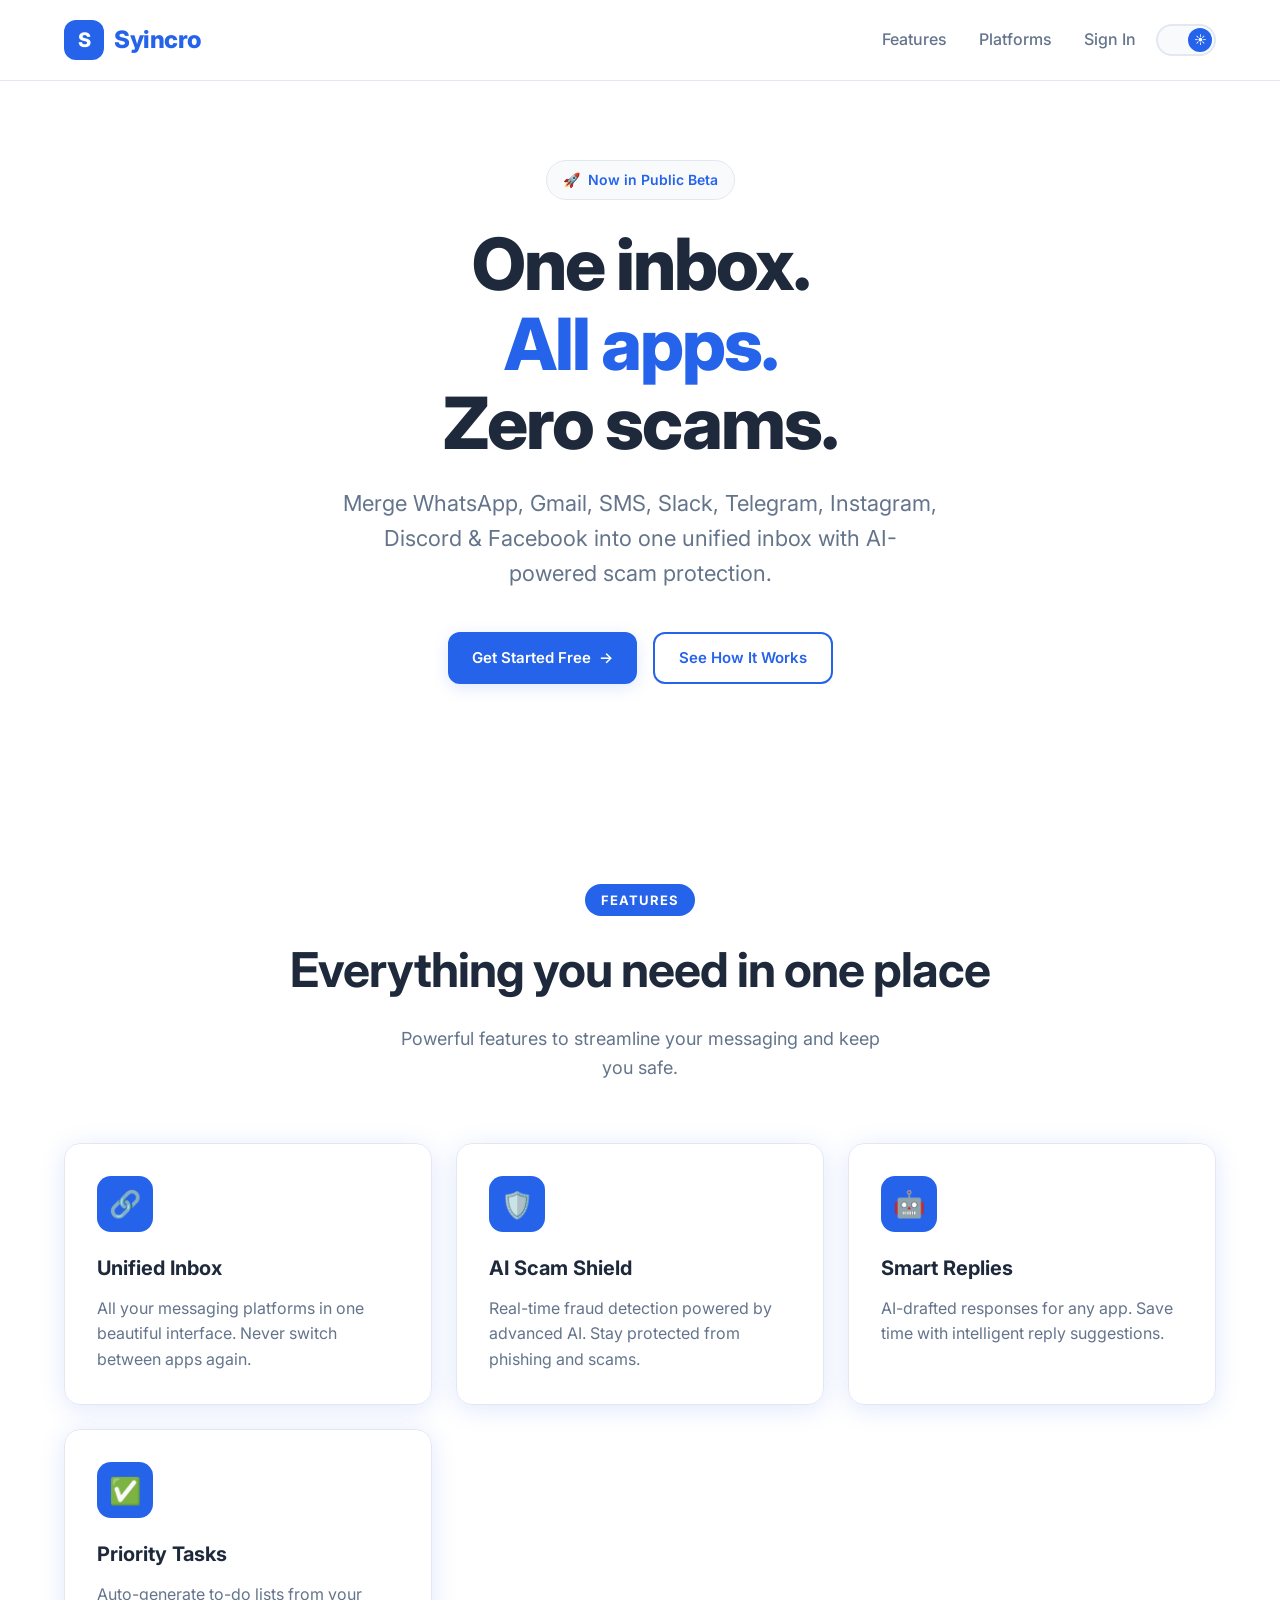
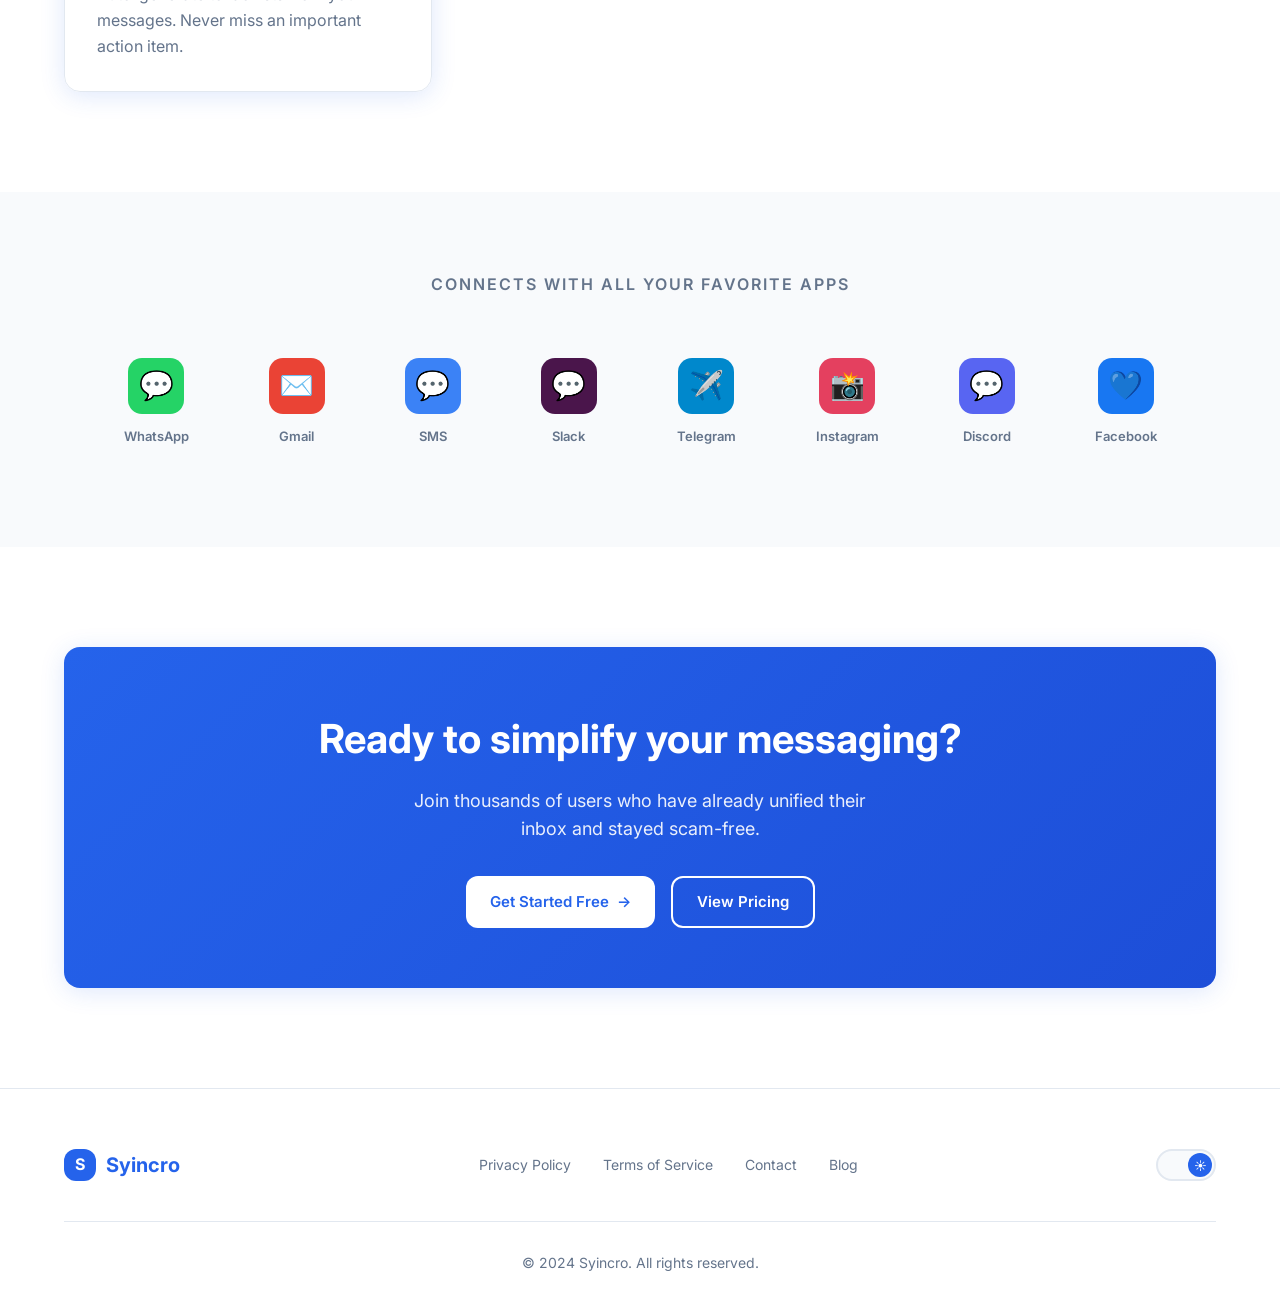
<file: index.html>
<!DOCTYPE html>
<html lang="en">
<head>
  <meta charset="UTF-8">
  <meta name="viewport" content="width=device-width, initial-scale=1.0">
  <title>Syincro - One Inbox. All Apps. Zero Scams.</title>
  <meta name="description" content="Unified safe inbox that merges WhatsApp, Gmail, SMS, Slack, Telegram, Instagram, Discord, Facebook with AI scam protection.">
  
  <!-- SEO Meta Tags -->
  <meta name="keywords" content="unified inbox, messaging, AI scam protection, WhatsApp, Gmail, Slack, Telegram">
  <meta name="author" content="Syincro">
  
  <!-- Open Graph -->
  <meta property="og:title" content="Syincro - One Inbox. All Apps. Zero Scams.">
  <meta property="og:description" content="Unified safe inbox with AI scam protection for all your messaging platforms.">
  <meta property="og:type" content="website">
  
  <!-- Fonts -->
  <link rel="preconnect" href="https://fonts.googleapis.com">
  <link rel="preconnect" href="https://fonts.gstatic.com" crossorigin>
  <link href="https://fonts.googleapis.com/css2?family=Inter:wght@400;500;600;700;800&display=swap" rel="stylesheet">
  
  <!-- Styles -->
  <link rel="stylesheet" href="css/shared.css">
  <link rel="stylesheet" href="css/landing.css">
</head>
<body>
  <!-- Particles Background -->
  <div class="particles-container"></div>

  <!-- Landing Page -->
  <div class="landing-page">
    <!-- Header -->
    <header class="landing-header">
      <div class="container">
        <a href="index.html" class="logo">
          <div class="logo-icon">S</div>
          Syincro
        </a>
        <div class="header-actions">
          <nav class="nav-links">
            <a href="#features">Features</a>
            <a href="#platforms">Platforms</a>
            <a href="auth.html">Sign In</a>
          </nav>
          <div class="theme-toggle" data-active="iconic" title="Toggle theme (Light → Iconic → Dark)">
            <div class="theme-toggle-slider">
              <span class="theme-icon">☀</span>
            </div>
          </div>
        </div>
      </div>
    </header>

    <!-- Hero Section -->
    <section class="hero-section">
      <div class="container">
        <div class="hero-badge animate-fade-in stagger-1">
          <span>🚀</span> Now in Public Beta
        </div>
        <h1 class="hero-title animate-fade-in stagger-2">
          One inbox.<br>
          <span>All apps.</span><br>
          Zero scams.
        </h1>
        <p class="hero-subtitle animate-fade-in stagger-3">
          Merge WhatsApp, Gmail, SMS, Slack, Telegram, Instagram, Discord & Facebook 
          into one unified inbox with AI-powered scam protection.
        </p>
        <div class="hero-cta animate-fade-in stagger-4">
          <a href="auth.html" class="btn btn-primary">
            Get Started Free
            <span>→</span>
          </a>
          <a href="#how-it-works" class="btn btn-secondary">
            See How It Works
          </a>
        </div>
      </div>
    </section>

    <!-- Features Section -->
    <section id="features" class="features-section">
      <div class="container">
        <div class="section-header">
          <span class="section-label">Features</span>
          <h2 class="section-title">Everything you need in one place</h2>
          <p class="section-subtitle">Powerful features to streamline your messaging and keep you safe.</p>
        </div>
        <div class="features-grid">
          <div class="feature-card glass-card stagger-1">
            <div class="feature-icon">🔗</div>
            <h3 class="feature-title">Unified Inbox</h3>
            <p class="feature-description">All your messaging platforms in one beautiful interface. Never switch between apps again.</p>
          </div>
          <div class="feature-card glass-card stagger-2">
            <div class="feature-icon">🛡️</div>
            <h3 class="feature-title">AI Scam Shield</h3>
            <p class="feature-description">Real-time fraud detection powered by advanced AI. Stay protected from phishing and scams.</p>
          </div>
          <div class="feature-card glass-card stagger-3">
            <div class="feature-icon">🤖</div>
            <h3 class="feature-title">Smart Replies</h3>
            <p class="feature-description">AI-drafted responses for any app. Save time with intelligent reply suggestions.</p>
          </div>
          <div class="feature-card glass-card stagger-4">
            <div class="feature-icon">✅</div>
            <h3 class="feature-title">Priority Tasks</h3>
            <p class="feature-description">Auto-generate to-do lists from your messages. Never miss an important action item.</p>
          </div>
        </div>
      </div>
    </section>

    <!-- Platforms Section -->
    <section id="platforms" class="platforms-section">
      <div class="container">
        <h3 class="platforms-title">Connects with all your favorite apps</h3>
        <div class="platforms-row">
          <div class="platform-item stagger-1">
            <div class="platform-logo whatsapp">💬</div>
            <span class="platform-name">WhatsApp</span>
          </div>
          <div class="platform-item stagger-2">
            <div class="platform-logo gmail">✉️</div>
            <span class="platform-name">Gmail</span>
          </div>
          <div class="platform-item stagger-3">
            <div class="platform-logo sms">💬</div>
            <span class="platform-name">SMS</span>
          </div>
          <div class="platform-item stagger-4">
            <div class="platform-logo slack">💬</div>
            <span class="platform-name">Slack</span>
          </div>
          <div class="platform-item stagger-5">
            <div class="platform-logo telegram">✈️</div>
            <span class="platform-name">Telegram</span>
          </div>
          <div class="platform-item stagger-1">
            <div class="platform-logo instagram">📸</div>
            <span class="platform-name">Instagram</span>
          </div>
          <div class="platform-item stagger-2">
            <div class="platform-logo discord">💬</div>
            <span class="platform-name">Discord</span>
          </div>
          <div class="platform-item stagger-3">
            <div class="platform-logo facebook">💙</div>
            <span class="platform-name">Facebook</span>
          </div>
        </div>
      </div>
    </section>

    <!-- CTA Section -->
    <section id="how-it-works" class="cta-section">
      <div class="container">
        <div class="cta-card glass-card">
          <h2 class="cta-title">Ready to simplify your messaging?</h2>
          <p class="cta-subtitle">Join thousands of users who have already unified their inbox and stayed scam-free.</p>
          <div class="cta-buttons">
            <a href="auth.html" class="btn btn-white">
              Get Started Free
              <span>→</span>
            </a>
            <a href="#" class="btn btn-outline-white">
              View Pricing
            </a>
          </div>
        </div>
      </div>
    </section>

    <!-- Footer -->
    <footer class="landing-footer">
      <div class="container">
        <div class="footer-content">
          <div class="footer-logo">
            <div class="logo-icon" style="width: 32px; height: 32px; font-size: 16px;">S</div>
            Syincro
          </div>
          <div class="footer-links">
            <a href="#">Privacy Policy</a>
            <a href="#">Terms of Service</a>
            <a href="#">Contact</a>
            <a href="#">Blog</a>
          </div>
          <div class="theme-toggle" data-active="iconic" title="Toggle theme">
            <div class="theme-toggle-slider">
              <span class="theme-icon">☀</span>
            </div>
          </div>
        </div>
        <div class="footer-bottom">
          © 2024 Syincro. All rights reserved.
        </div>
      </div>
    </footer>
  </div>

  <!-- Toast Container -->
  <div class="toast-container"></div>

  <!-- Scripts -->
  <script src="js/shared.js"></script>
  <script>
    // Initialize particles
    document.addEventListener('DOMContentLoaded', () => {
      new window.SyincroUtils.ParticleManager('.particles-container');
      
      // Stagger animate elements
      const staggerElements = document.querySelectorAll('.stagger-1, .stagger-2, .stagger-3, .stagger-4, .stagger-5');
      staggerElements.forEach((el, index) => {
        el.style.opacity = '0';
        setTimeout(() => {
          el.style.transition = 'opacity 0.5s ease, transform 0.5s ease';
          el.style.opacity = '1';
        }, 100 + (index % 5) * 100);
      });
    });
  </script>
</body>
</html>
</file>
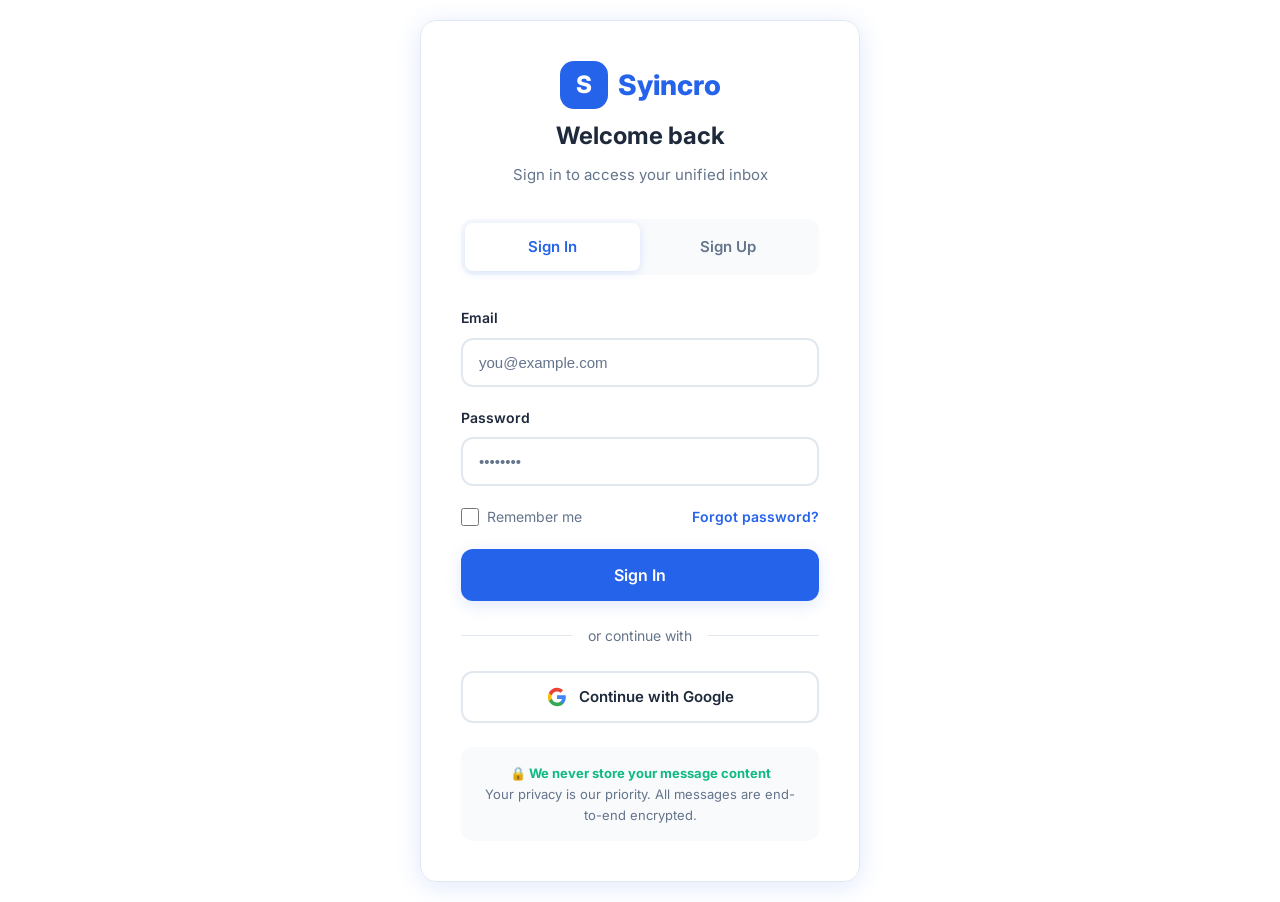
<file: auth.html>
<!DOCTYPE html>
<html lang="en">
<head>
  <meta charset="UTF-8">
  <meta name="viewport" content="width=device-width, initial-scale=1.0">
  <title>Syincro - Sign In</title>
  <meta name="description" content="Sign in to your Syincro unified inbox account.">
  
  <!-- Fonts -->
  <link rel="preconnect" href="https://fonts.googleapis.com">
  <link rel="preconnect" href="https://fonts.gstatic.com" crossorigin>
  <link href="https://fonts.googleapis.com/css2?family=Inter:wght@400;500;600;700;800&display=swap" rel="stylesheet">
  
  <!-- Styles -->
  <link rel="stylesheet" href="css/shared.css">
  <link rel="stylesheet" href="css/auth.css">
</head>
<body>
  <!-- Particles Background -->
  <div class="particles-container"></div>

  <!-- Auth Page -->
  <div class="auth-page">
    <div class="auth-container">
      <div class="auth-card glass-card">
        <!-- Header -->
        <div class="auth-header">
          <a href="index.html" class="auth-logo">
            <div class="auth-logo-icon">S</div>
            Syincro
          </a>
          <h1 class="auth-title">Welcome back</h1>
          <p class="auth-subtitle">Sign in to access your unified inbox</p>
        </div>

        <!-- Tab Switcher -->
        <div class="auth-tabs">
          <div class="tab-indicator" data-tab="login"></div>
          <div class="auth-tab active" data-tab="login">Sign In</div>
          <div class="auth-tab" data-tab="signup">Sign Up</div>
        </div>

        <!-- Login Form -->
        <form class="auth-form form-section active" id="login-form">
          <div class="form-group">
            <label class="form-label" for="login-email">Email</label>
            <input 
              type="email" 
              id="login-email" 
              class="form-input" 
              placeholder="you@example.com"
              required
            >
          </div>
          <div class="form-group">
            <label class="form-label" for="login-password">Password</label>
            <input 
              type="password" 
              id="login-password" 
              class="form-input" 
              placeholder="••••••••"
              required
            >
          </div>
          <div class="form-options">
            <label class="remember-me">
              <input type="checkbox">
              Remember me
            </label>
            <a href="#" class="forgot-link" onclick="showForgotModal(); return false;">Forgot password?</a>
          </div>
          <button type="submit" class="btn btn-primary btn-full">
            Sign In
          </button>
        </form>

        <!-- Signup Form -->
        <form class="auth-form form-section" id="signup-form">
          <div class="form-group">
            <label class="form-label" for="signup-name">Full Name</label>
            <input 
              type="text" 
              id="signup-name" 
              class="form-input" 
              placeholder="John Doe"
              required
            >
          </div>
          <div class="form-group">
            <label class="form-label" for="signup-email">Email</label>
            <input 
              type="email" 
              id="signup-email" 
              class="form-input" 
              placeholder="you@example.com"
              required
            >
          </div>
          <div class="form-group">
            <label class="form-label" for="signup-password">Password</label>
            <input 
              type="password" 
              id="signup-password" 
              class="form-input" 
              placeholder="••••••••"
              minlength="8"
              required
            >
          </div>
          <button type="submit" class="btn btn-primary btn-full">
            Create Account
          </button>
        </form>

        <!-- Divider -->
        <div class="auth-divider">or continue with</div>

        <!-- Google Sign-In -->
        <button class="google-btn" onclick="handleGoogleSignIn()">
          <svg class="google-icon" viewBox="0 0 24 24">
            <path fill="#4285F4" d="M22.56 12.25c0-.78-.07-1.53-.2-2.25H12v4.26h5.92c-.26 1.37-1.04 2.53-2.21 3.31v2.77h3.57c2.08-1.92 3.28-4.74 3.28-8.09z"/>
            <path fill="#34A853" d="M12 23c2.97 0 5.46-.98 7.28-2.66l-3.57-2.77c-.98.66-2.23 1.06-3.71 1.06-2.86 0-5.29-1.93-6.16-4.53H2.18v2.84C3.99 20.53 7.7 23 12 23z"/>
            <path fill="#FBBC05" d="M5.84 14.09c-.22-.66-.35-1.36-.35-2.09s.13-1.43.35-2.09V7.07H2.18C1.43 8.55 1 10.22 1 12s.43 3.45 1.18 4.93l2.85-2.22.81-.62z"/>
            <path fill="#EA4335" d="M12 5.38c1.62 0 3.06.56 4.21 1.64l3.15-3.15C17.45 2.09 14.97 1 12 1 7.7 1 3.99 3.47 2.18 7.07l3.66 2.84c.87-2.6 3.3-4.53 6.16-4.53z"/>
          </svg>
          Continue with Google
        </button>

        <!-- Privacy Note -->
        <div class="privacy-note">
          <strong>🔒 We never store your message content</strong><br>
          Your privacy is our priority. All messages are end-to-end encrypted.
        </div>
      </div>
    </div>
  </div>

  <!-- Toast Container -->
  <div class="toast-container"></div>

  <!-- Scripts -->
  <script src="js/shared.js"></script>
  <script src="js/auth.js"></script>
</body>
</html>
</file>
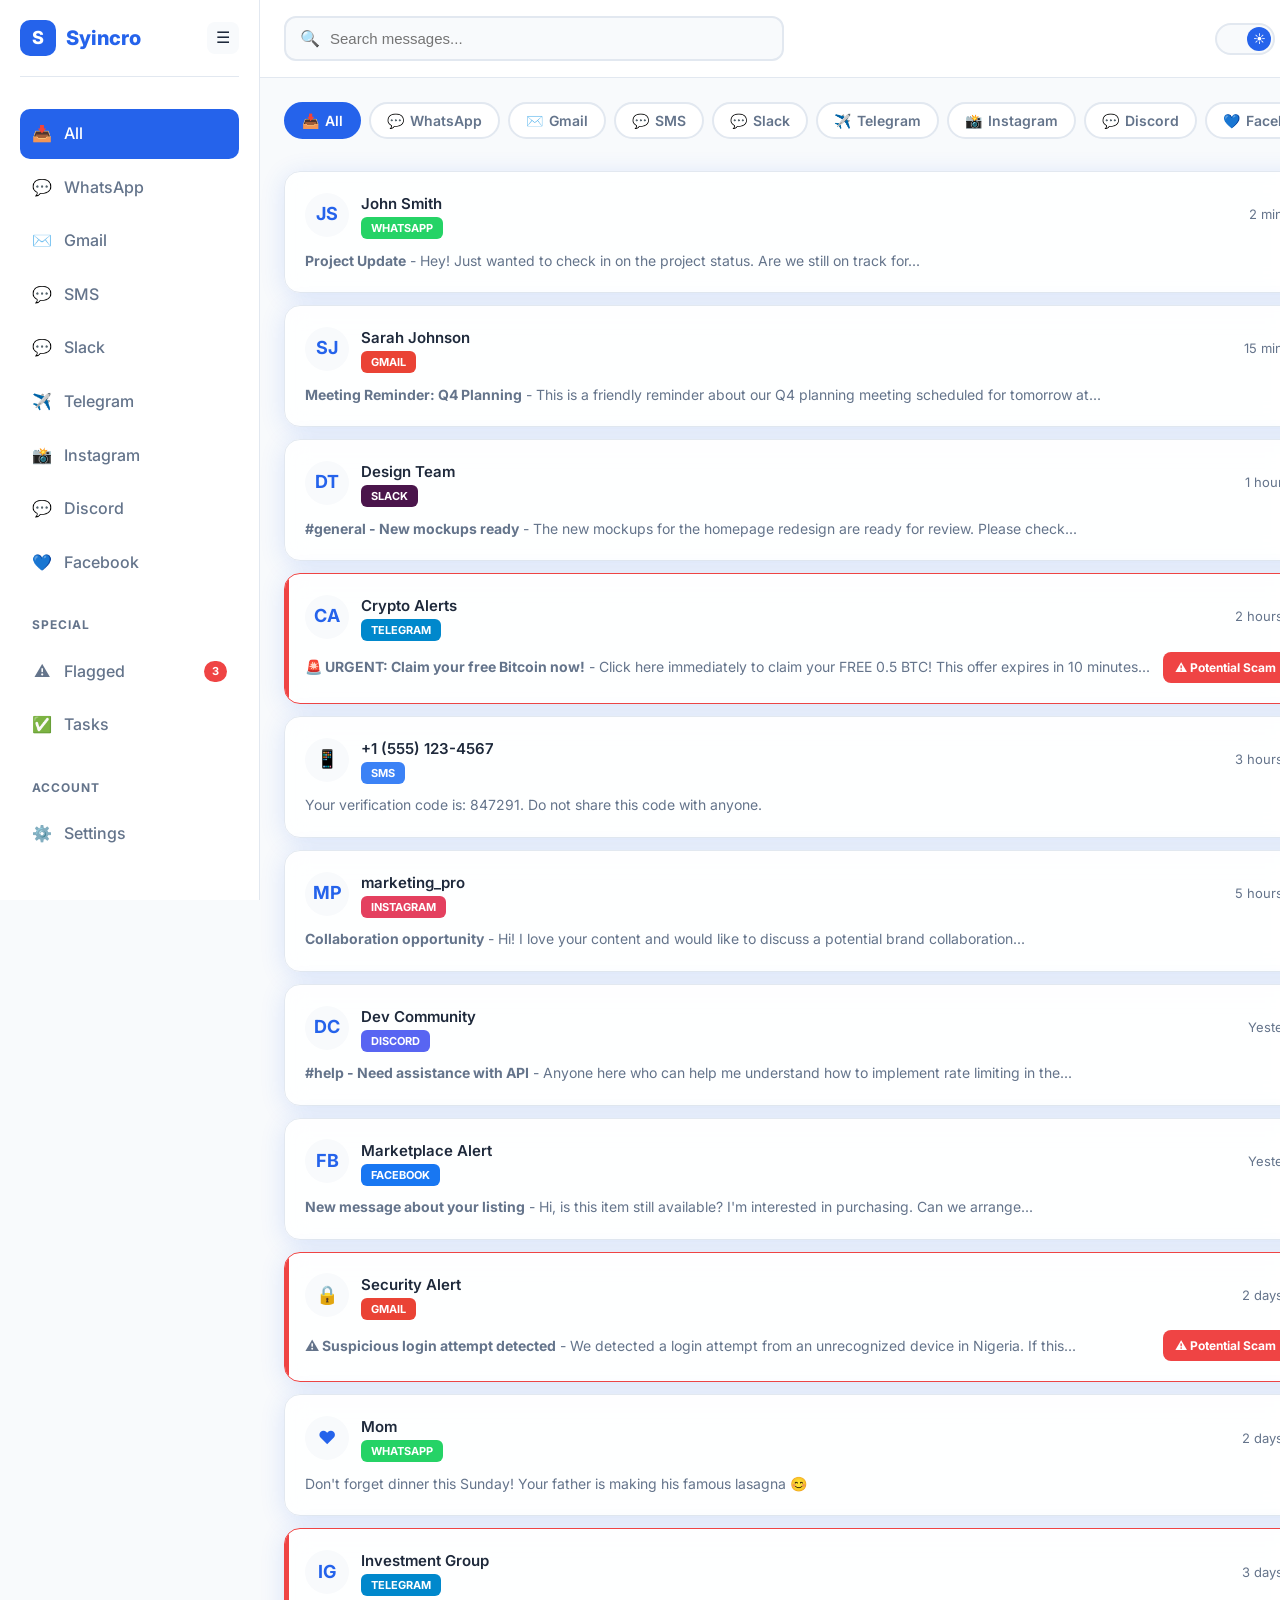
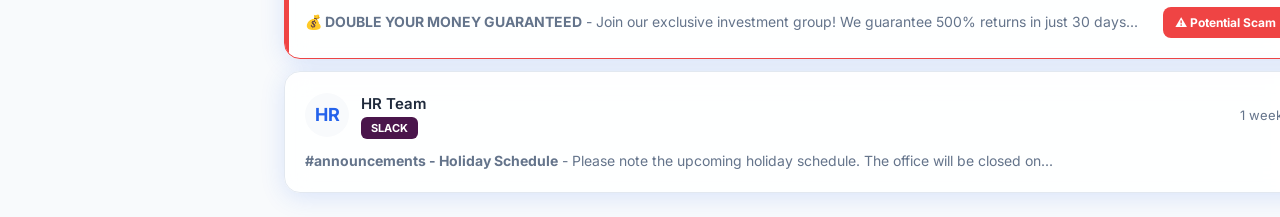
<file: dashboard.html>
<!DOCTYPE html>
<html lang="en">
<head>
  <meta charset="UTF-8">
  <meta name="viewport" content="width=device-width, initial-scale=1.0">
  <title>Syincro Dashboard - Unified Inbox</title>
  <meta name="description" content="Your unified inbox for all messaging platforms.">
  
  <!-- Fonts -->
  <link rel="preconnect" href="https://fonts.googleapis.com">
  <link rel="preconnect" href="https://fonts.gstatic.com" crossorigin>
  <link href="https://fonts.googleapis.com/css2?family=Inter:wght@400;500;600;700;800&display=swap" rel="stylesheet">
  
  <!-- Styles -->
  <link rel="stylesheet" href="css/shared.css">
  <link rel="stylesheet" href="css/dashboard.css">
</head>
<body>
  <!-- Dashboard Page -->
  <div class="dashboard-page">
    <!-- Sidebar -->
    <aside class="sidebar" id="sidebar">
      <div class="sidebar-header">
        <a href="index.html" class="sidebar-logo">
          <div class="sidebar-logo-icon">S</div>
          Syincro
        </a>
        <div class="sidebar-toggle" id="sidebarToggle" title="Toggle sidebar">
          <span>☰</span>
        </div>
      </div>

      <!-- Navigation -->
      <nav class="nav-section">
        <div class="nav-item active" data-filter="all">
          <span class="nav-item-icon">📥</span>
          <span>All</span>
        </div>
        <div class="nav-item" data-filter="whatsapp" data-platform="whatsapp">
          <span class="nav-item-icon">💬</span>
          <span>WhatsApp</span>
        </div>
        <div class="nav-item" data-filter="gmail" data-platform="gmail">
          <span class="nav-item-icon">✉️</span>
          <span>Gmail</span>
        </div>
        <div class="nav-item" data-filter="sms" data-platform="sms">
          <span class="nav-item-icon">💬</span>
          <span>SMS</span>
        </div>
        <div class="nav-item" data-filter="slack" data-platform="slack">
          <span class="nav-item-icon">💬</span>
          <span>Slack</span>
        </div>
        <div class="nav-item" data-filter="telegram" data-platform="telegram">
          <span class="nav-item-icon">✈️</span>
          <span>Telegram</span>
        </div>
        <div class="nav-item" data-filter="instagram" data-platform="instagram">
          <span class="nav-item-icon">📸</span>
          <span>Instagram</span>
        </div>
        <div class="nav-item" data-filter="discord" data-platform="discord">
          <span class="nav-item-icon">💬</span>
          <span>Discord</span>
        </div>
        <div class="nav-item" data-filter="facebook" data-platform="facebook">
          <span class="nav-item-icon">💙</span>
          <span>Facebook</span>
        </div>
      </nav>

      <nav class="nav-section">
        <h3 class="nav-section-title">Special</h3>
        <div class="nav-item" data-filter="flagged">
          <span class="nav-item-icon">⚠️</span>
          <span>Flagged</span>
          <span class="nav-item-badge">3</span>
        </div>
        <div class="nav-item" data-filter="tasks">
          <span class="nav-item-icon">✅</span>
          <span>Tasks</span>
        </div>
      </nav>

      <nav class="nav-section">
        <h3 class="nav-section-title">Account</h3>
        <div class="nav-item" data-filter="settings">
          <span class="nav-item-icon">⚙️</span>
          <span>Settings</span>
        </div>
      </nav>
    </aside>

    <!-- Main Content -->
    <main class="main-content" id="mainContent">
      <!-- Top Bar -->
      <header class="top-bar">
        <button class="mobile-menu-btn" id="mobileMenuBtn">
          <span>☰</span>
        </button>
        
        <div class="search-container">
          <span class="search-icon">🔍</span>
          <input 
            type="text" 
            class="search-input" 
            placeholder="Search messages..."
            id="searchInput"
          >
        </div>

        <div class="top-bar-actions">
          <div class="theme-toggle" data-active="iconic" title="Toggle theme (Light → Iconic → Dark)">
            <div class="theme-toggle-slider">
              <span class="theme-icon">☀</span>
            </div>
          </div>
          <div class="profile-avatar" title="Profile">JD</div>
        </div>
      </header>

      <!-- Inbox Container -->
      <div class="inbox-container">
        <!-- Filter Chips -->
        <div class="filter-chips">
          <button class="filter-chip active" data-filter="all">
            <span class="filter-chip-icon">📥</span>All
          </button>
          <button class="filter-chip" data-filter="whatsapp">
            <span class="filter-chip-icon">💬</span>WhatsApp
          </button>
          <button class="filter-chip" data-filter="gmail">
            <span class="filter-chip-icon">✉️</span>Gmail
          </button>
          <button class="filter-chip" data-filter="sms">
            <span class="filter-chip-icon">💬</span>SMS
          </button>
          <button class="filter-chip" data-filter="slack">
            <span class="filter-chip-icon">💬</span>Slack
          </button>
          <button class="filter-chip" data-filter="telegram">
            <span class="filter-chip-icon">✈️</span>Telegram
          </button>
          <button class="filter-chip" data-filter="instagram">
            <span class="filter-chip-icon">📸</span>Instagram
          </button>
          <button class="filter-chip" data-filter="discord">
            <span class="filter-chip-icon">💬</span>Discord
          </button>
          <button class="filter-chip" data-filter="facebook">
            <span class="filter-chip-icon">💙</span>Facebook
          </button>
        </div>

        <!-- Messages List -->
        <div class="messages-list" id="messagesList">
          <!-- Messages will be rendered by JS -->
        </div>
      </div>
    </main>
  </div>

  <!-- Toast Container -->
  <div class="toast-container"></div>

  <!-- Scripts -->
  <script src="js/shared.js"></script>
  <script src="js/dashboard.js"></script>
</body>
</html>
</file>
<file: css/shared.css>
/* ========================================
   SYINCRO - SHARED STYLES
   Theme System + Global Styles
======================================== */

:root {
  /* Iconic Theme (Default) */
  --bg-primary: #FFFFFF;
  --bg-secondary: #F8FAFC;
  --bg-glass: rgba(255, 255, 255, 0.85);
  --text-primary: #1E293B;
  --text-secondary: #64748B;
  --accent: #2563EB;
  --accent-hover: #1D4ED8;
  --border: #E2E8F0;
  --shadow: rgba(37, 99, 235, 0.15);
  --shadow-glow: rgba(37, 99, 235, 0.2);
  
  /* Platform Colors */
  --whatsapp: #25D366;
  --gmail: #EA4335;
  --sms: #3B82F6;
  --slack: #4A154B;
  --telegram: #0088CC;
  --instagram: #E4405F;
  --discord: #5865F2;
  --facebook: #1877F2;
  
  /* Scam/Warning */
  --scam: #EF4444;
  --safe: #10B981;
  
  /* Transitions */
  --transition-fast: 150ms ease;
  --transition-normal: 300ms ease;
  --transition-slow: 500ms ease;
}

[data-theme="light"] {
  --bg-primary: #F9FAFB;
  --bg-secondary: #F3F4F6;
  --bg-glass: rgba(249, 250, 251, 0.85);
  --text-primary: #111827;
  --text-secondary: #6B7280;
  --accent: #3B82F6;
  --accent-hover: #2563EB;
  --border: #D1D5DB;
  --shadow: rgba(59, 130, 246, 0.15);
  --shadow-glow: rgba(59, 130, 246, 0.2);
}

[data-theme="dark"] {
  --bg-primary: #121212;
  --bg-secondary: #1E1E1E;
  --bg-glass: rgba(30, 30, 30, 0.85);
  --text-primary: #FFFFFF;
  --text-secondary: #A1A1AA;
  --accent: #6366F1;
  --accent-hover: #4F46E5;
  --border: #3F3F46;
  --shadow: rgba(99, 102, 241, 0.2);
  --shadow-glow: rgba(99, 102, 241, 0.3);
}

* {
  margin: 0;
  padding: 0;
  box-sizing: border-box;
}

body {
  font-family: 'Inter', -apple-system, BlinkMacSystemFont, 'Segoe UI', Roboto, sans-serif;
  background-color: var(--bg-primary);
  color: var(--text-primary);
  line-height: 1.6;
  transition: background-color var(--transition-normal), color var(--transition-normal);
  overflow-x: hidden;
}

a {
  text-decoration: none;
  color: inherit;
}

button {
  cursor: pointer;
  border: none;
  outline: none;
  font-family: inherit;
}

/* ========================================
   UTILITY CLASSES
======================================== */

.container {
  max-width: 1200px;
  margin: 0 auto;
  padding: 0 24px;
}

.glass-card {
  background: var(--bg-glass);
  backdrop-filter: blur(12px);
  -webkit-backdrop-filter: blur(12px);
  border: 1px solid var(--border);
  border-radius: 16px;
  box-shadow: 0 4px 24px var(--shadow);
}

.btn {
  display: inline-flex;
  align-items: center;
  justify-content: center;
  gap: 8px;
  padding: 12px 24px;
  border-radius: 12px;
  font-weight: 600;
  font-size: 15px;
  transition: all var(--transition-fast);
}

.btn:hover {
  transform: scale(1.03);
}

.btn-primary {
  background: var(--accent);
  color: white;
  box-shadow: 0 4px 16px var(--shadow);
}

.btn-primary:hover {
  background: var(--accent-hover);
  box-shadow: 0 6px 24px var(--shadow-glow);
}

.btn-secondary {
  background: transparent;
  color: var(--accent);
  border: 2px solid var(--accent);
}

.btn-secondary:hover {
  background: var(--accent);
  color: white;
}

.btn-ghost {
  background: transparent;
  color: var(--text-secondary);
}

.btn-ghost:hover {
  background: var(--bg-secondary);
  color: var(--text-primary);
}

/* ========================================
   ANIMATIONS
======================================== */

@keyframes fadeIn {
  from { opacity: 0; }
  to { opacity: 1; }
}

@keyframes slideUp {
  from { 
    opacity: 0;
    transform: translateY(20px);
  }
  to { 
    opacity: 1;
    transform: translateY(0);
  }
}

@keyframes slideDown {
  from { 
    opacity: 0;
    transform: translateY(-20px);
  }
  to { 
    opacity: 1;
    transform: translateY(0);
  }
}

@keyframes float {
  0%, 100% { transform: translateY(0); }
  50% { transform: translateY(-10px); }
}

@keyframes pulse {
  0%, 100% { opacity: 1; }
  50% { opacity: 0.6; }
}

@keyframes particleFloat {
  0% {
    transform: translateY(0) translateX(0);
    opacity: 0;
  }
  10% {
    opacity: 1;
  }
  90% {
    opacity: 1;
  }
  100% {
    transform: translateY(-100vh) translateX(20px);
    opacity: 0;
  }
}

.animate-fade-in {
  animation: fadeIn var(--transition-normal) ease forwards;
}

.animate-slide-up {
  animation: slideUp var(--transition-normal) ease forwards;
}

.animate-slide-down {
  animation: slideDown var(--transition-normal) ease forwards;
}

.animate-float {
  animation: float 3s ease-in-out infinite;
}

.animate-pulse {
  animation: pulse 2s ease-in-out infinite;
}

.stagger-1 { animation-delay: 0.1s; }
.stagger-2 { animation-delay: 0.2s; }
.stagger-3 { animation-delay: 0.3s; }
.stagger-4 { animation-delay: 0.4s; }
.stagger-5 { animation-delay: 0.5s; }

/* ========================================
   THEME TOGGLE
======================================== */

.theme-toggle {
  position: relative;
  width: 60px;
  height: 32px;
  background: var(--bg-secondary);
  border-radius: 16px;
  cursor: pointer;
  border: 2px solid var(--border);
  transition: all var(--transition-normal);
}

.theme-toggle-slider {
  position: absolute;
  top: 2px;
  left: 2px;
  width: 24px;
  height: 24px;
  background: var(--accent);
  border-radius: 50%;
  transition: transform var(--transition-normal);
  display: flex;
  align-items: center;
  justify-content: center;
}

.theme-toggle[data-active="light"] .theme-toggle-slider {
  transform: translateX(0);
}

.theme-toggle[data-active="iconic"] .theme-toggle-slider {
  transform: translateX(28px);
}

.theme-toggle[data-active="dark"] .theme-toggle-slider {
  transform: translateX(56px);
}

.theme-icon {
  font-size: 12px;
  color: white;
}

/* ========================================
   PARTICLES BACKGROUND
======================================== */

.particles-container {
  position: fixed;
  top: 0;
  left: 0;
  width: 100%;
  height: 100%;
  pointer-events: none;
  overflow: hidden;
  z-index: 0;
}

.particle {
  position: absolute;
  bottom: -10px;
  width: 8px;
  height: 8px;
  background: var(--accent);
  border-radius: 50%;
  opacity: 0;
  animation: particleFloat 15s linear infinite;
}

/* ========================================
   MODAL
======================================== */

.modal-overlay {
  position: fixed;
  top: 0;
  left: 0;
  width: 100%;
  height: 100%;
  background: rgba(0, 0, 0, 0.5);
  backdrop-filter: blur(4px);
  display: flex;
  align-items: center;
  justify-content: center;
  z-index: 1000;
  opacity: 0;
  visibility: hidden;
  transition: all var(--transition-normal);
}

.modal-overlay.active {
  opacity: 1;
  visibility: visible;
}

.modal {
  background: var(--bg-primary);
  border-radius: 20px;
  padding: 32px;
  max-width: 500px;
  width: 90%;
  max-height: 90vh;
  overflow-y: auto;
  transform: translateY(20px);
  transition: transform var(--transition-normal);
  border: 1px solid var(--border);
  box-shadow: 0 20px 60px rgba(0, 0, 0, 0.3);
}

.modal-overlay.active .modal {
  transform: translateY(0);
}

.modal-header {
  display: flex;
  justify-content: space-between;
  align-items: center;
  margin-bottom: 24px;
}

.modal-title {
  font-size: 20px;
  font-weight: 700;
}

.modal-close {
  width: 32px;
  height: 32px;
  border-radius: 50%;
  background: var(--bg-secondary);
  display: flex;
  align-items: center;
  justify-content: center;
  font-size: 18px;
  color: var(--text-secondary);
  transition: all var(--transition-fast);
}

.modal-close:hover {
  background: var(--scam);
  color: white;
}

/* ========================================
   TOAST NOTIFICATION
======================================== */

.toast-container {
  position: fixed;
  bottom: 24px;
  right: 24px;
  z-index: 2000;
  display: flex;
  flex-direction: column;
  gap: 12px;
}

.toast {
  background: var(--bg-glass);
  backdrop-filter: blur(12px);
  border: 1px solid var(--border);
  padding: 16px 24px;
  border-radius: 12px;
  box-shadow: 0 8px 32px var(--shadow);
  display: flex;
  align-items: center;
  gap: 12px;
  min-width: 280px;
  transform: translateX(100%);
  opacity: 0;
  transition: all var(--transition-normal);
}

.toast.show {
  transform: translateX(0);
  opacity: 1;
}

.toast-success {
  border-left: 4px solid var(--safe);
}

.toast-error {
  border-left: 4px solid var(--scam);
}

.toast-info {
  border-left: 4px solid var(--accent);
}

/* ========================================
   RESPONSIVE
======================================== */

@media (max-width: 768px) {
  .container {
    padding: 0 16px;
  }
  
  .btn {
    padding: 10px 20px;
    font-size: 14px;
  }
  
  .modal {
    padding: 24px;
    margin: 16px;
  }
}
</file>
<file: css/landing.css>
/* ========================================
   SYINCRO - LANDING PAGE STYLES
======================================== */

.landing-page {
  min-height: 100vh;
  position: relative;
}

/* Header */
.landing-header {
  position: fixed;
  top: 0;
  left: 0;
  width: 100%;
  padding: 20px 0;
  z-index: 100;
  background: var(--bg-glass);
  backdrop-filter: blur(12px);
  -webkit-backdrop-filter: blur(12px);
  border-bottom: 1px solid var(--border);
}

.landing-header .container {
  display: flex;
  justify-content: space-between;
  align-items: center;
}

.logo {
  display: flex;
  align-items: center;
  gap: 10px;
  font-size: 24px;
  font-weight: 800;
  color: var(--accent);
  letter-spacing: -0.5px;
}

.logo-icon {
  width: 40px;
  height: 40px;
  background: var(--accent);
  border-radius: 12px;
  display: flex;
  align-items: center;
  justify-content: center;
  color: white;
  font-size: 20px;
}

.header-actions {
  display: flex;
  align-items: center;
  gap: 20px;
}

.nav-links {
  display: flex;
  gap: 32px;
}

.nav-links a {
  color: var(--text-secondary);
  font-weight: 500;
  transition: color var(--transition-fast);
}

.nav-links a:hover {
  color: var(--accent);
}

/* Hero Section */
.hero-section {
  padding: 160px 0 100px;
  text-align: center;
  position: relative;
  z-index: 1;
}

.hero-badge {
  display: inline-flex;
  align-items: center;
  gap: 8px;
  padding: 8px 16px;
  background: var(--bg-secondary);
  border-radius: 100px;
  font-size: 14px;
  color: var(--accent);
  font-weight: 600;
  margin-bottom: 24px;
  border: 1px solid var(--border);
}

.hero-title {
  font-size: clamp(40px, 8vw, 72px);
  font-weight: 800;
  line-height: 1.1;
  margin-bottom: 24px;
  letter-spacing: -2px;
}

.hero-title span {
  color: var(--accent);
}

.hero-subtitle {
  font-size: clamp(18px, 3vw, 22px);
  color: var(--text-secondary);
  max-width: 600px;
  margin: 0 auto 40px;
  line-height: 1.6;
}

.hero-cta {
  display: flex;
  gap: 16px;
  justify-content: center;
  flex-wrap: wrap;
}

/* Features Section */
.features-section {
  padding: 100px 0;
  position: relative;
  z-index: 1;
}

.section-header {
  text-align: center;
  margin-bottom: 60px;
}

.section-label {
  display: inline-block;
  padding: 6px 16px;
  background: var(--accent);
  color: white;
  border-radius: 100px;
  font-size: 13px;
  font-weight: 700;
  text-transform: uppercase;
  letter-spacing: 1px;
  margin-bottom: 16px;
}

.section-title {
  font-size: clamp(32px, 5vw, 48px);
  font-weight: 700;
  margin-bottom: 16px;
  letter-spacing: -1px;
}

.section-subtitle {
  font-size: 18px;
  color: var(--text-secondary);
  max-width: 500px;
  margin: 0 auto;
}

.features-grid {
  display: grid;
  grid-template-columns: repeat(auto-fit, minmax(280px, 1fr));
  gap: 24px;
}

.feature-card {
  padding: 32px;
  text-align: left;
  transition: all var(--transition-normal);
  cursor: pointer;
}

.feature-card:hover {
  transform: translateY(-8px);
  box-shadow: 0 12px 40px var(--shadow-glow);
}

.feature-icon {
  width: 56px;
  height: 56px;
  background: var(--accent);
  border-radius: 14px;
  display: flex;
  align-items: center;
  justify-content: center;
  font-size: 26px;
  margin-bottom: 20px;
}

.feature-title {
  font-size: 20px;
  font-weight: 700;
  margin-bottom: 12px;
}

.feature-description {
  color: var(--text-secondary);
  line-height: 1.6;
}

/* Platforms Section */
.platforms-section {
  padding: 80px 0;
  background: var(--bg-secondary);
  position: relative;
  z-index: 1;
}

.platforms-title {
  text-align: center;
  font-size: 16px;
  color: var(--text-secondary);
  font-weight: 600;
  text-transform: uppercase;
  letter-spacing: 2px;
  margin-bottom: 40px;
}

.platforms-row {
  display: flex;
  justify-content: center;
  align-items: center;
  gap: 40px;
  flex-wrap: wrap;
}

.platform-item {
  display: flex;
  flex-direction: column;
  align-items: center;
  gap: 12px;
  padding: 20px;
  border-radius: 16px;
  transition: all var(--transition-fast);
}

.platform-item:hover {
  background: var(--bg-glass);
  transform: scale(1.05);
}

.platform-logo {
  width: 56px;
  height: 56px;
  border-radius: 14px;
  display: flex;
  align-items: center;
  justify-content: center;
  font-size: 28px;
  color: white;
}

.platform-logo.whatsapp { background: var(--whatsapp); }
.platform-logo.gmail { background: var(--gmail); }
.platform-logo.sms { background: var(--sms); }
.platform-logo.slack { background: var(--slack); }
.platform-logo.telegram { background: var(--telegram); }
.platform-logo.instagram { background: var(--instagram); }
.platform-logo.discord { background: var(--discord); }
.platform-logo.facebook { background: var(--facebook); }

.platform-name {
  font-size: 13px;
  font-weight: 600;
  color: var(--text-secondary);
}

/* CTA Section */
.cta-section {
  padding: 100px 0;
  position: relative;
  z-index: 1;
}

.cta-card {
  padding: 60px 40px;
  text-align: center;
  background: linear-gradient(135deg, var(--accent), var(--accent-hover));
  border: none;
}

.cta-title {
  font-size: clamp(28px, 5vw, 40px);
  font-weight: 700;
  color: white;
  margin-bottom: 16px;
}

.cta-subtitle {
  font-size: 18px;
  color: rgba(255, 255, 255, 0.9);
  margin-bottom: 32px;
  max-width: 500px;
  margin-left: auto;
  margin-right: auto;
}

.cta-buttons {
  display: flex;
  gap: 16px;
  justify-content: center;
  flex-wrap: wrap;
}

.btn-white {
  background: white;
  color: var(--accent);
}

.btn-white:hover {
  background: var(--bg-secondary);
}

.btn-outline-white {
  background: transparent;
  color: white;
  border: 2px solid white;
}

.btn-outline-white:hover {
  background: white;
  color: var(--accent);
}

/* Footer */
.landing-footer {
  padding: 60px 0 30px;
  border-top: 1px solid var(--border);
  position: relative;
  z-index: 1;
}

.footer-content {
  display: flex;
  justify-content: space-between;
  align-items: center;
  margin-bottom: 40px;
  flex-wrap: wrap;
  gap: 24px;
}

.footer-logo {
  display: flex;
  align-items: center;
  gap: 10px;
  font-size: 20px;
  font-weight: 700;
  color: var(--accent);
}

.footer-links {
  display: flex;
  gap: 32px;
}

.footer-links a {
  color: var(--text-secondary);
  font-size: 14px;
  transition: color var(--transition-fast);
}

.footer-links a:hover {
  color: var(--accent);
}

.footer-bottom {
  text-align: center;
  padding-top: 30px;
  border-top: 1px solid var(--border);
  color: var(--text-secondary);
  font-size: 14px;
}

/* Responsive */
@media (max-width: 768px) {
  .nav-links {
    display: none;
  }
  
  .hero-section {
    padding: 140px 0 80px;
  }
  
  .features-section,
  .cta-section {
    padding: 60px 0;
  }
  
  .platforms-row {
    gap: 20px;
  }
  
  .footer-content {
    flex-direction: column;
    text-align: center;
  }
  
  .footer-links {
    flex-wrap: wrap;
    justify-content: center;
    gap: 16px;
  }
}
</file>
<file: css/auth.css>
/* ========================================
   SYINCRO - AUTH PAGE STYLES
======================================== */

.auth-page {
  min-height: 100vh;
  display: flex;
  align-items: center;
  justify-content: center;
  padding: 20px;
  position: relative;
}

.auth-container {
  width: 100%;
  max-width: 440px;
  position: relative;
  z-index: 1;
}

.auth-card {
  padding: 40px;
}

.auth-header {
  text-align: center;
  margin-bottom: 32px;
}

.auth-logo {
  display: flex;
  align-items: center;
  justify-content: center;
  gap: 10px;
  font-size: 28px;
  font-weight: 800;
  color: var(--accent);
  margin-bottom: 8px;
}

.auth-logo-icon {
  width: 48px;
  height: 48px;
  background: var(--accent);
  border-radius: 14px;
  display: flex;
  align-items: center;
  justify-content: center;
  color: white;
  font-size: 24px;
}

.auth-title {
  font-size: 24px;
  font-weight: 700;
  margin-bottom: 8px;
}

.auth-subtitle {
  color: var(--text-secondary);
  font-size: 15px;
}

/* Tab Switcher */
.auth-tabs {
  display: flex;
  background: var(--bg-secondary);
  border-radius: 12px;
  padding: 4px;
  margin-bottom: 32px;
  position: relative;
}

.auth-tab {
  flex: 1;
  padding: 12px;
  text-align: center;
  font-weight: 600;
  font-size: 15px;
  color: var(--text-secondary);
  cursor: pointer;
  transition: color var(--transition-fast);
  position: relative;
  z-index: 1;
}

.auth-tab.active {
  color: var(--accent);
}

.tab-indicator {
  position: absolute;
  top: 4px;
  left: 4px;
  width: calc(50% - 4px);
  height: calc(100% - 8px);
  background: var(--bg-primary);
  border-radius: 8px;
  box-shadow: 0 2px 8px var(--shadow);
  transition: transform var(--transition-normal);
}

.tab-indicator[data-tab="signup"] {
  transform: translateX(100%);
}

/* Form Styles */
.auth-form {
  display: flex;
  flex-direction: column;
  gap: 20px;
}

.form-group {
  display: flex;
  flex-direction: column;
  gap: 8px;
}

.form-label {
  font-size: 14px;
  font-weight: 600;
  color: var(--text-primary);
}

.form-input {
  padding: 14px 16px;
  border: 2px solid var(--border);
  border-radius: 12px;
  font-size: 15px;
  background: var(--bg-primary);
  color: var(--text-primary);
  transition: all var(--transition-fast);
  outline: none;
}

.form-input:focus {
  border-color: var(--accent);
  box-shadow: 0 0 0 4px var(--shadow);
}

.form-input::placeholder {
  color: var(--text-secondary);
}

.form-options {
  display: flex;
  justify-content: space-between;
  align-items: center;
  font-size: 14px;
}

.remember-me {
  display: flex;
  align-items: center;
  gap: 8px;
  color: var(--text-secondary);
  cursor: pointer;
}

.remember-me input {
  width: 18px;
  height: 18px;
  accent-color: var(--accent);
  cursor: pointer;
}

.forgot-link {
  color: var(--accent);
  font-weight: 600;
  transition: opacity var(--transition-fast);
}

.forgot-link:hover {
  opacity: 0.8;
}

.btn-full {
  width: 100%;
  padding: 16px;
  font-size: 16px;
}

/* Divider */
.auth-divider {
  display: flex;
  align-items: center;
  gap: 16px;
  margin: 24px 0;
  color: var(--text-secondary);
  font-size: 14px;
}

.auth-divider::before,
.auth-divider::after {
  content: '';
  flex: 1;
  height: 1px;
  background: var(--border);
}

/* Google Sign-In */
.google-btn {
  width: 100%;
  padding: 14px;
  display: flex;
  align-items: center;
  justify-content: center;
  gap: 12px;
  background: var(--bg-primary);
  border: 2px solid var(--border);
  border-radius: 12px;
  font-size: 15px;
  font-weight: 600;
  color: var(--text-primary);
  transition: all var(--transition-fast);
}

.google-btn:hover {
  background: var(--bg-secondary);
  border-color: var(--accent);
  transform: scale(1.02);
}

.google-icon {
  width: 20px;
  height: 20px;
}

/* Privacy Note */
.privacy-note {
  text-align: center;
  font-size: 13px;
  color: var(--text-secondary);
  margin-top: 24px;
  padding: 16px;
  background: var(--bg-secondary);
  border-radius: 12px;
}

.privacy-note strong {
  color: var(--safe);
}

/* Form Visibility */
.form-section {
  display: none;
}

.form-section.active {
  display: flex;
  flex-direction: column;
  gap: 20px;
  animation: fadeIn var(--transition-normal) ease;
}

/* Responsive */
@media (max-width: 480px) {
  .auth-card {
    padding: 32px 24px;
  }
  
  .auth-logo {
    font-size: 24px;
  }
  
  .auth-logo-icon {
    width: 42px;
    height: 42px;
    font-size: 20px;
  }
}
</file>
<file: css/dashboard.css>
/* ========================================
   SYINCRO - DASHBOARD STYLES
======================================== */

.dashboard-page {
  min-height: 100vh;
  display: flex;
  background: var(--bg-secondary);
}

/* Sidebar */
.sidebar {
  width: 260px;
  background: var(--bg-primary);
  border-right: 1px solid var(--border);
  padding: 20px;
  display: flex;
  flex-direction: column;
  position: fixed;
  top: 0;
  left: 0;
  height: 100vh;
  overflow-y: auto;
  transition: transform var(--transition-normal);
  z-index: 100;
}

.sidebar.collapsed {
  transform: translateX(-100%);
}

.sidebar-header {
  display: flex;
  align-items: center;
  justify-content: space-between;
  margin-bottom: 32px;
  padding-bottom: 20px;
  border-bottom: 1px solid var(--border);
}

.sidebar-logo {
  display: flex;
  align-items: center;
  gap: 10px;
  font-size: 20px;
  font-weight: 800;
  color: var(--accent);
}

.sidebar-logo-icon {
  width: 36px;
  height: 36px;
  background: var(--accent);
  border-radius: 10px;
  display: flex;
  align-items: center;
  justify-content: center;
  color: white;
  font-size: 18px;
}

.sidebar-toggle {
  width: 32px;
  height: 32px;
  border-radius: 8px;
  background: var(--bg-secondary);
  display: flex;
  align-items: center;
  justify-content: center;
  cursor: pointer;
  transition: all var(--transition-fast);
}

.sidebar-toggle:hover {
  background: var(--accent);
  color: white;
}

/* Nav Items */
.nav-section {
  margin-bottom: 24px;
}

.nav-section-title {
  font-size: 12px;
  font-weight: 700;
  text-transform: uppercase;
  letter-spacing: 1px;
  color: var(--text-secondary);
  margin-bottom: 12px;
  padding-left: 12px;
}

.nav-item {
  display: flex;
  align-items: center;
  gap: 12px;
  padding: 12px;
  border-radius: 10px;
  cursor: pointer;
  transition: all var(--transition-fast);
  color: var(--text-secondary);
  font-weight: 500;
  margin-bottom: 4px;
}

.nav-item:hover {
  background: var(--bg-secondary);
  color: var(--text-primary);
}

.nav-item.active {
  background: var(--accent);
  color: white;
}

.nav-item-icon {
  width: 20px;
  height: 20px;
  display: flex;
  align-items: center;
  justify-content: center;
  font-size: 16px;
}

.nav-item-badge {
  margin-left: auto;
  padding: 2px 8px;
  background: var(--scam);
  color: white;
  border-radius: 100px;
  font-size: 11px;
  font-weight: 700;
}

.nav-item.active .nav-item-badge {
  background: rgba(255, 255, 255, 0.3);
}

/* Platform Colors in Nav */
.nav-item[data-platform="whatsapp"] .nav-item-icon { color: var(--whatsapp); }
.nav-item[data-platform="gmail"] .nav-item-icon { color: var(--gmail); }
.nav-item[data-platform="sms"] .nav-item-icon { color: var(--sms); }
.nav-item[data-platform="slack"] .nav-item-icon { color: var(--slack); }
.nav-item[data-platform="telegram"] .nav-item-icon { color: var(--telegram); }
.nav-item[data-platform="instagram"] .nav-item-icon { color: var(--instagram); }
.nav-item[data-platform="discord"] .nav-item-icon { color: var(--discord); }
.nav-item[data-platform="facebook"] .nav-item-icon { color: var(--facebook); }

.nav-item.active[data-platform] .nav-item-icon {
  color: inherit;
}

/* Main Content */
.main-content {
  flex: 1;
  margin-left: 260px;
  min-height: 100vh;
  transition: margin-left var(--transition-normal);
}

.main-content.expanded {
  margin-left: 0;
}

/* Top Bar */
.top-bar {
  position: sticky;
  top: 0;
  background: var(--bg-primary);
  border-bottom: 1px solid var(--border);
  padding: 16px 24px;
  display: flex;
  align-items: center;
  justify-content: space-between;
  gap: 20px;
  z-index: 50;
}

.mobile-menu-btn {
  display: none;
  width: 40px;
  height: 40px;
  border-radius: 10px;
  background: var(--bg-secondary);
  align-items: center;
  justify-content: center;
  cursor: pointer;
  font-size: 20px;
}

.search-container {
  flex: 1;
  max-width: 500px;
  position: relative;
}

.search-input {
  width: 100%;
  padding: 12px 16px 12px 44px;
  border: 2px solid var(--border);
  border-radius: 12px;
  background: var(--bg-secondary);
  color: var(--text-primary);
  font-size: 15px;
  outline: none;
  transition: all var(--transition-fast);
}

.search-input:focus {
  border-color: var(--accent);
  background: var(--bg-primary);
}

.search-icon {
  position: absolute;
  left: 16px;
  top: 50%;
  transform: translateY(-50%);
  color: var(--text-secondary);
  font-size: 16px;
}

.top-bar-actions {
  display: flex;
  align-items: center;
  gap: 16px;
}

.profile-avatar {
  width: 40px;
  height: 40px;
  border-radius: 50%;
  background: var(--accent);
  display: flex;
  align-items: center;
  justify-content: center;
  color: white;
  font-weight: 700;
  font-size: 16px;
  cursor: pointer;
  transition: transform var(--transition-fast);
}

.profile-avatar:hover {
  transform: scale(1.05);
}

/* Inbox Content */
.inbox-container {
  padding: 24px;
}

/* Filter Chips */
.filter-chips {
  display: flex;
  gap: 8px;
  margin-bottom: 24px;
  overflow-x: auto;
  padding-bottom: 8px;
  scrollbar-width: thin;
  scrollbar-color: var(--border) transparent;
}

.filter-chip {
  padding: 8px 16px;
  background: var(--bg-primary);
  border: 2px solid var(--border);
  border-radius: 100px;
  font-size: 14px;
  font-weight: 600;
  color: var(--text-secondary);
  cursor: pointer;
  white-space: nowrap;
  transition: all var(--transition-fast);
}

.filter-chip:hover {
  border-color: var(--accent);
  color: var(--accent);
}

.filter-chip.active {
  background: var(--accent);
  border-color: var(--accent);
  color: white;
}

.filter-chip-icon {
  margin-right: 6px;
}

/* Messages List */
.messages-list {
  display: flex;
  flex-direction: column;
  gap: 12px;
}

.message-card {
  padding: 20px;
  cursor: pointer;
  transition: all var(--transition-fast);
  position: relative;
  overflow: hidden;
}

.message-card::before {
  content: '';
  position: absolute;
  left: 0;
  top: 0;
  height: 100%;
  width: 4px;
  background: var(--platform-color, var(--accent));
  opacity: 0;
  transition: opacity var(--transition-fast);
}

.message-card:hover {
  transform: translateY(-4px);
  box-shadow: 0 8px 32px var(--shadow-glow);
}

.message-card:hover::before {
  opacity: 1;
}

.message-card.flagged {
  border-color: var(--scam);
}

.message-card.flagged::before {
  opacity: 1;
  background: var(--scam);
}

.message-header {
  display: flex;
  align-items: center;
  gap: 12px;
  margin-bottom: 12px;
}

.sender-avatar {
  width: 44px;
  height: 44px;
  border-radius: 50%;
  background: var(--bg-secondary);
  display: flex;
  align-items: center;
  justify-content: center;
  font-size: 18px;
  font-weight: 700;
  color: var(--accent);
  flex-shrink: 0;
}

.platform-badge {
  padding: 4px 10px;
  border-radius: 6px;
  font-size: 11px;
  font-weight: 700;
  color: white;
  text-transform: uppercase;
}

.platform-badge.whatsapp { background: var(--whatsapp); }
.platform-badge.gmail { background: var(--gmail); }
.platform-badge.sms { background: var(--sms); }
.platform-badge.slack { background: var(--slack); }
.platform-badge.telegram { background: var(--telegram); }
.platform-badge.instagram { background: var(--instagram); }
.platform-badge.discord { background: var(--discord); }
.platform-badge.facebook { background: var(--facebook); }

.sender-info {
  flex: 1;
  min-width: 0;
}

.sender-name {
  font-weight: 600;
  font-size: 15px;
  margin-bottom: 2px;
}

.sender-platform {
  font-size: 12px;
  color: var(--text-secondary);
}

.message-time {
  font-size: 13px;
  color: var(--text-secondary);
  white-space: nowrap;
}

.message-body {
  display: flex;
  align-items: center;
  gap: 12px;
}

.message-preview {
  flex: 1;
  font-size: 14px;
  color: var(--text-secondary);
  white-space: nowrap;
  overflow: hidden;
  text-overflow: ellipsis;
}

.scam-badge {
  display: flex;
  align-items: center;
  gap: 6px;
  padding: 6px 12px;
  background: var(--scam);
  color: white;
  border-radius: 8px;
  font-size: 12px;
  font-weight: 700;
  animation: pulse 2s ease-in-out infinite;
  cursor: pointer;
}

.unread-indicator {
  width: 10px;
  height: 10px;
  background: var(--accent);
  border-radius: 50%;
  flex-shrink: 0;
}

/* Empty State */
.empty-state {
  text-align: center;
  padding: 80px 20px;
}

.empty-icon {
  width: 80px;
  height: 80px;
  background: var(--bg-secondary);
  border-radius: 50%;
  display: flex;
  align-items: center;
  justify-content: center;
  font-size: 36px;
  margin: 0 auto 24px;
}

.empty-title {
  font-size: 22px;
  font-weight: 700;
  margin-bottom: 8px;
}

.empty-subtitle {
  color: var(--text-secondary);
  margin-bottom: 32px;
}

.connect-grid {
  display: grid;
  grid-template-columns: repeat(auto-fit, minmax(140px, 1fr));
  gap: 16px;
  max-width: 600px;
  margin: 0 auto;
}

.connect-card {
  padding: 20px;
  text-align: center;
  cursor: pointer;
  transition: all var(--transition-fast);
}

.connect-card:hover {
  transform: translateY(-4px);
  box-shadow: 0 8px 24px var(--shadow);
}

.connect-card.primary {
  border: 2px solid var(--accent);
  animation: pulse 2s ease-in-out infinite;
}

.connect-icon {
  width: 48px;
  height: 48px;
  border-radius: 12px;
  display: flex;
  align-items: center;
  justify-content: center;
  font-size: 24px;
  color: white;
  margin: 0 auto 12px;
}

.connect-name {
  font-size: 13px;
  font-weight: 600;
}

/* Message Preview Modal */
.message-modal {
  max-width: 700px;
}

.message-modal-content {
  display: flex;
  flex-direction: column;
  gap: 24px;
}

.modal-message-header {
  display: flex;
  align-items: center;
  gap: 16px;
  padding-bottom: 20px;
  border-bottom: 1px solid var(--border);
}

.modal-sender-avatar {
  width: 56px;
  height: 56px;
  border-radius: 50%;
  background: var(--bg-secondary);
  display: flex;
  align-items: center;
  justify-content: center;
  font-size: 22px;
  font-weight: 700;
  color: var(--accent);
}

.modal-sender-info {
  flex: 1;
}

.modal-sender-name {
  font-size: 18px;
  font-weight: 700;
  margin-bottom: 4px;
}

.modal-message-meta {
  font-size: 14px;
  color: var(--text-secondary);
}

.modal-message-body {
  padding: 20px;
  background: var(--bg-secondary);
  border-radius: 12px;
  line-height: 1.8;
}

.ai-suggestions {
  display: flex;
  flex-direction: column;
  gap: 12px;
}

.ai-suggestions-title {
  font-size: 14px;
  font-weight: 700;
  color: var(--text-secondary);
  text-transform: uppercase;
  letter-spacing: 1px;
}

.suggestion-card {
  padding: 16px;
  background: var(--bg-secondary);
  border-radius: 12px;
  cursor: pointer;
  transition: all var(--transition-fast);
  border: 2px solid transparent;
}

.suggestion-card:hover {
  border-color: var(--accent);
  background: var(--bg-primary);
}

.suggestion-text {
  font-size: 14px;
  line-height: 1.6;
}

.modal-actions {
  display: flex;
  gap: 12px;
  padding-top: 20px;
  border-top: 1px solid var(--border);
}

/* Responsive */
@media (max-width: 1024px) {
  .sidebar {
    transform: translateX(-100%);
  }
  
  .sidebar.open {
    transform: translateX(0);
  }
  
  .main-content {
    margin-left: 0;
  }
  
  .mobile-menu-btn {
    display: flex;
  }
}

@media (max-width: 768px) {
  .top-bar {
    padding: 12px 16px;
  }
  
  .inbox-container {
    padding: 16px;
  }
  
  .filter-chips {
    gap: 6px;
  }
  
  .filter-chip {
    padding: 6px 12px;
    font-size: 13px;
  }
  
  .message-card {
    padding: 16px;
  }
  
  .connect-grid {
    grid-template-columns: repeat(2, 1fr);
  }
}
</file>
